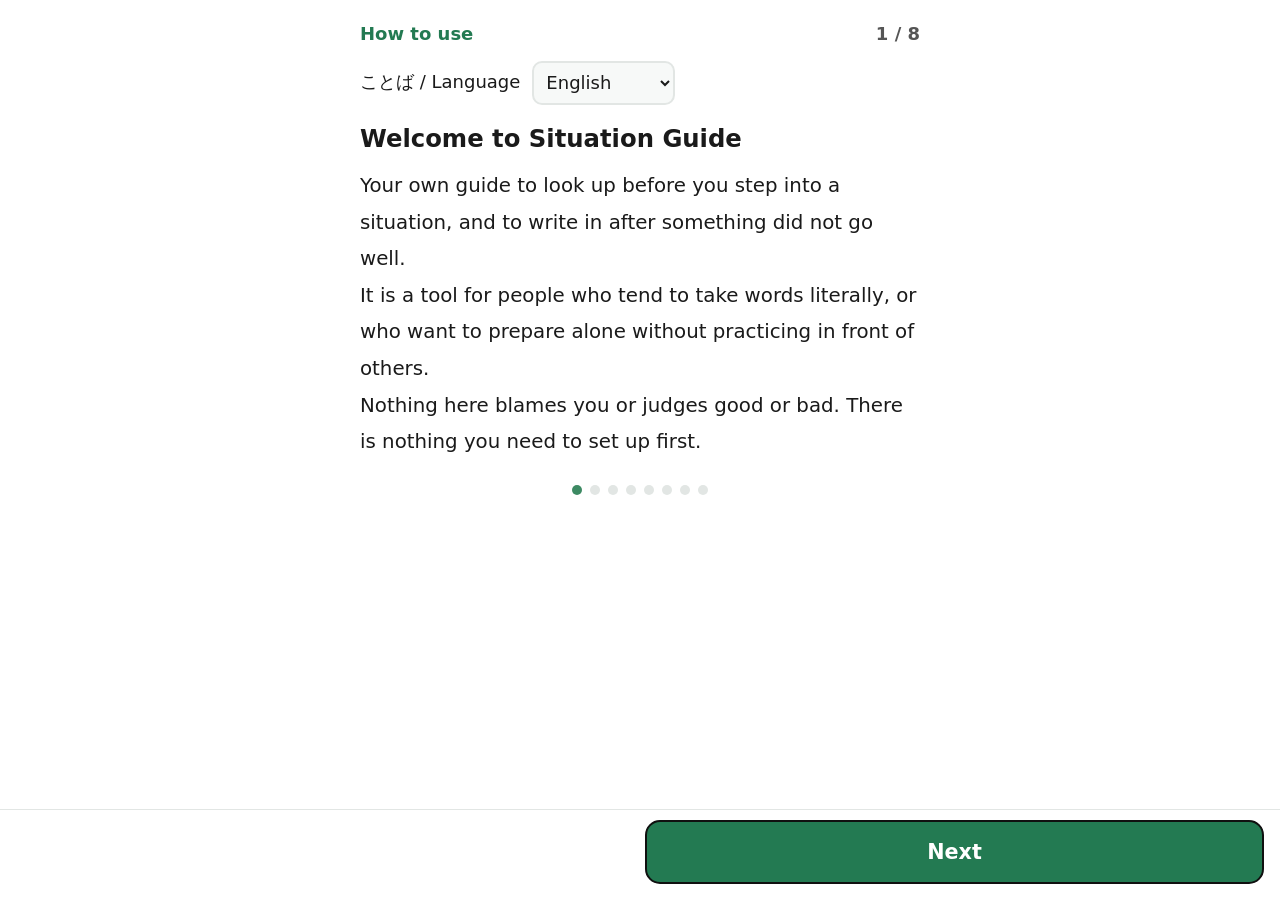
<file: index.html>
<!DOCTYPE html>
<html lang="ja">
<head>
<meta charset="UTF-8">
<meta name="viewport" content="width=device-width, initial-scale=1, viewport-fit=cover">
<meta name="theme-color" content="#2e9e6b">
<title>場面の手引き・そよぎ</title>
<meta name="description" content="暗黙の言い方の辞典・場面ごとの自分用の台本・失敗と次に試すこと・いま電話のメモ。端末内のみ・オフライン・登録なし。">
<link rel="manifest" href="manifest.json">
<link rel="icon" href="icons/icon-192.png">
<link rel="apple-touch-icon" href="icons/icon-192.png">
<link rel="stylesheet" href="style.css">
</head>
<body class="fs0">
<header id="hd">
  <div id="hd-title">場面の手引き・そよぎ</div>
  <div id="hd-right">
    <div id="lang-wrap">
      <span class="lang-label">Language</span>
      <select id="set-lang" aria-label="Language 言語">
        <option value="ja">日本語</option>
        <option value="en">English</option>
        <option value="de">Deutsch</option>
        <option value="fr">Français</option>
        <option value="es">Español</option>
        <option value="it">Italiano</option>
        <option value="pt">Português</option>
        <option value="nl">Nederlands</option>
        <option value="sv">Svenska</option>
        <option value="ko">한국어</option>
        <option value="zh">简体中文</option>
        <option value="ar">العربية</option>
      </select>
    </div>
  </div>
</header>

<main id="main">

  <!-- ホーム(screens/home.js が描く) -->
  <section id="scr-home" class="screen" data-scr="home"></section>

  <!-- ばめんを えらぶ(入口) → じてん / だいほん / 言う前の てんけん(ナビには置かず、ばめん画面から行く) -->
  <section id="scr-bamen" class="screen hidden" data-scr="bamen"></section>
  <section id="scr-dict" class="screen hidden" data-scr="dict"></section>
  <section id="scr-script" class="screen hidden" data-scr="script"></section>
  <section id="scr-precheck" class="screen hidden" data-scr="precheck"></section>
  <!-- あとで 書く(失敗と つぎ) / いま電話 -->
  <section id="scr-after" class="screen hidden" data-scr="after"></section>
  <section id="scr-call" class="screen hidden" data-scr="call"></section>

  <!-- せってい(共通シェル。文言は app.js の I18N_MAP が入れる) -->
  <section id="scr-set" class="screen hidden" data-scr="set">
    <h2 id="set-h-normal" class="sec-h"></h2>
    <div class="set-row"><span id="lbl-fs"></span><button id="btn-fs" class="set-btn"></button></div>
    <div class="set-row"><span id="lbl-theme"></span><button id="btn-theme" class="set-btn"></button></div>
    <div class="set-row"><span id="lbl-bgm"></span><button id="btn-bgm" class="set-btn"></button></div>
    <div class="set-row"><span id="lbl-sound"></span><button id="btn-sound" class="set-btn"></button></div>

    <!-- BUILDER: アプリ固有の設定行はここに足す(id は set-app-* で) -->
    <div id="set-app-rows"></div>

    <!-- はじめての つかいかた を もう一度(app.js openGuide・GUIDE_AGAIN=false なら隠す) -->
    <div id="set-guide-row" class="set-row"><span id="lbl-guide"></span><button id="btn-guide" class="set-btn"></button></div>

    <h2 id="set-h-backup" class="sec-h"></h2>
    <p id="bk-hint" class="hint"></p>
    <div class="bk-row">
      <button id="bk-export" class="set-btn"></button>
      <button id="bk-import" class="set-btn"></button>
    </div>
    <input id="bk-file" type="file" accept="application/json,.json" class="hidden">

    <p id="set-note" class="hint"></p>
    <p class="credit"><a id="link-privacy" href="privacy.html"></a></p>
    <p class="credit"><a id="about-credit" href="https://soudansoyogi.com/" target="_blank" rel="noopener"></a></p>
    <p id="about-ver" class="credit"></p>
  </section>

</main>

<nav id="navbar">
  <button id="nav-home" class="nav-btn active" data-scr="home"></button>
  <button id="nav-bamen" class="nav-btn" data-scr="bamen"></button>
  <button id="nav-after" class="nav-btn" data-scr="after"></button>
  <button id="nav-call" class="nav-btn" data-scr="call"></button>
  <button id="nav-set" class="nav-btn" data-scr="set"></button>
</nav>

<div id="toast" class="toast" role="status" aria-live="polite"></div>

<script src="audio.js"></script>
<script src="tap.js"></script>
<script src="i18n.js"></script>
<script src="photo.js"></script>
<script src="data/dict.ja.js"></script>
<script src="screens/router.js"></script>
<script src="screens/parts.js"></script>
<script src="screens/home.js"></script>
<script src="screens/bamen.js"></script>
<script src="screens/dict.js"></script>
<script src="screens/script.js"></script>
<script src="screens/precheck.js"></script>
<script src="screens/after.js"></script>
<script src="screens/call.js"></script>
<script src="app.js"></script>
</body>
</html>
</file>
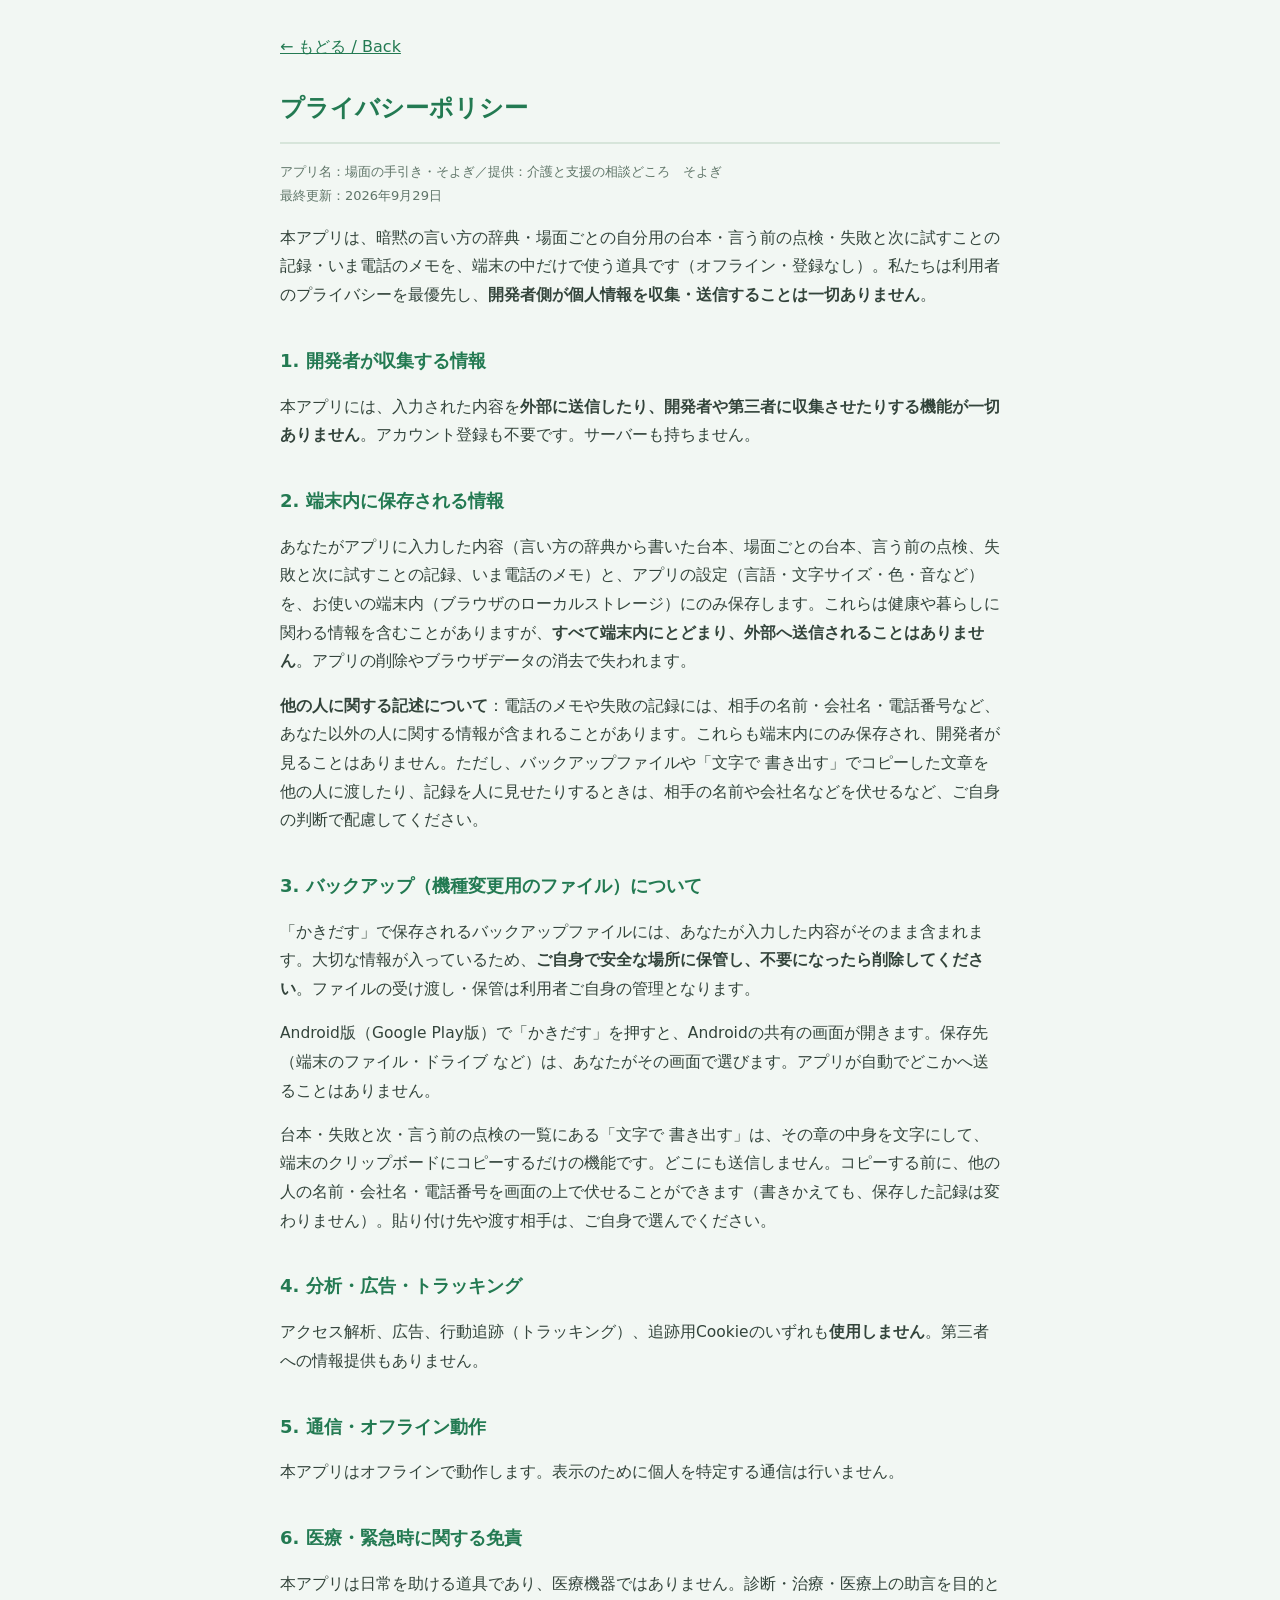
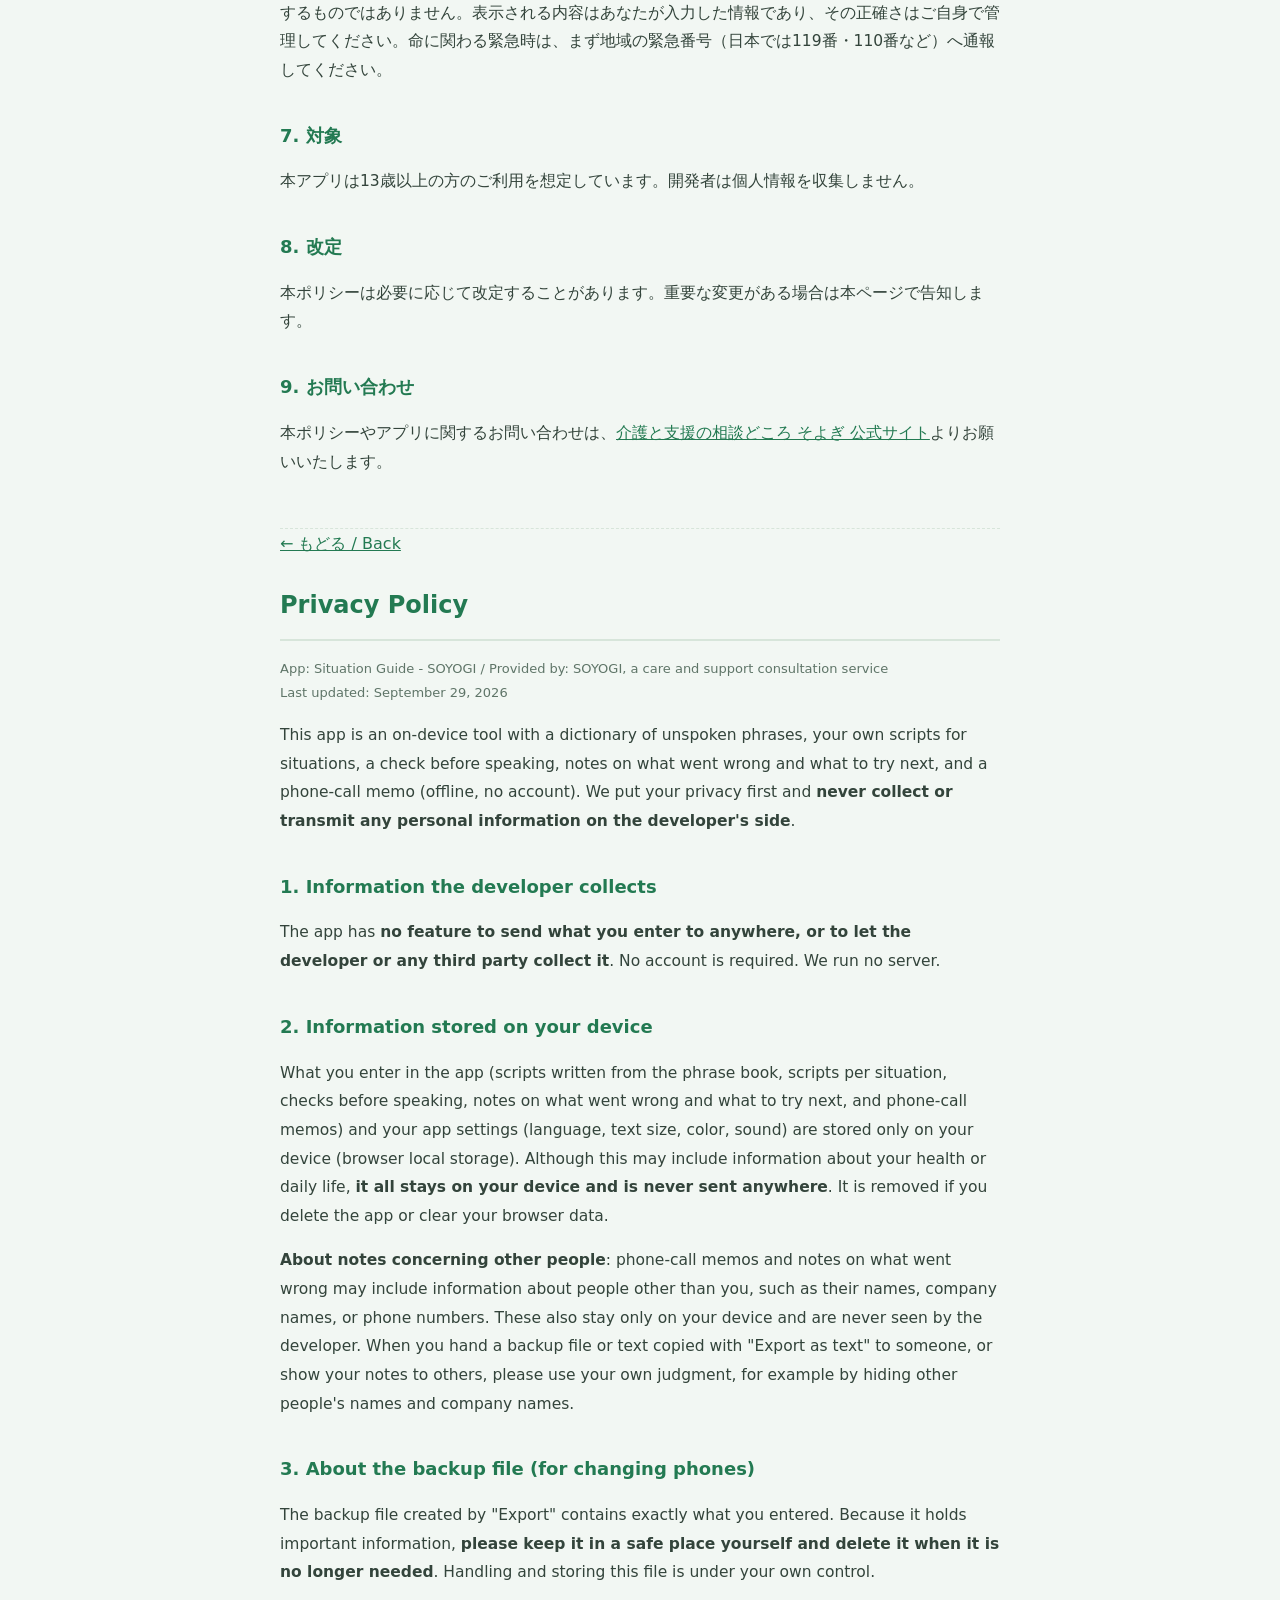
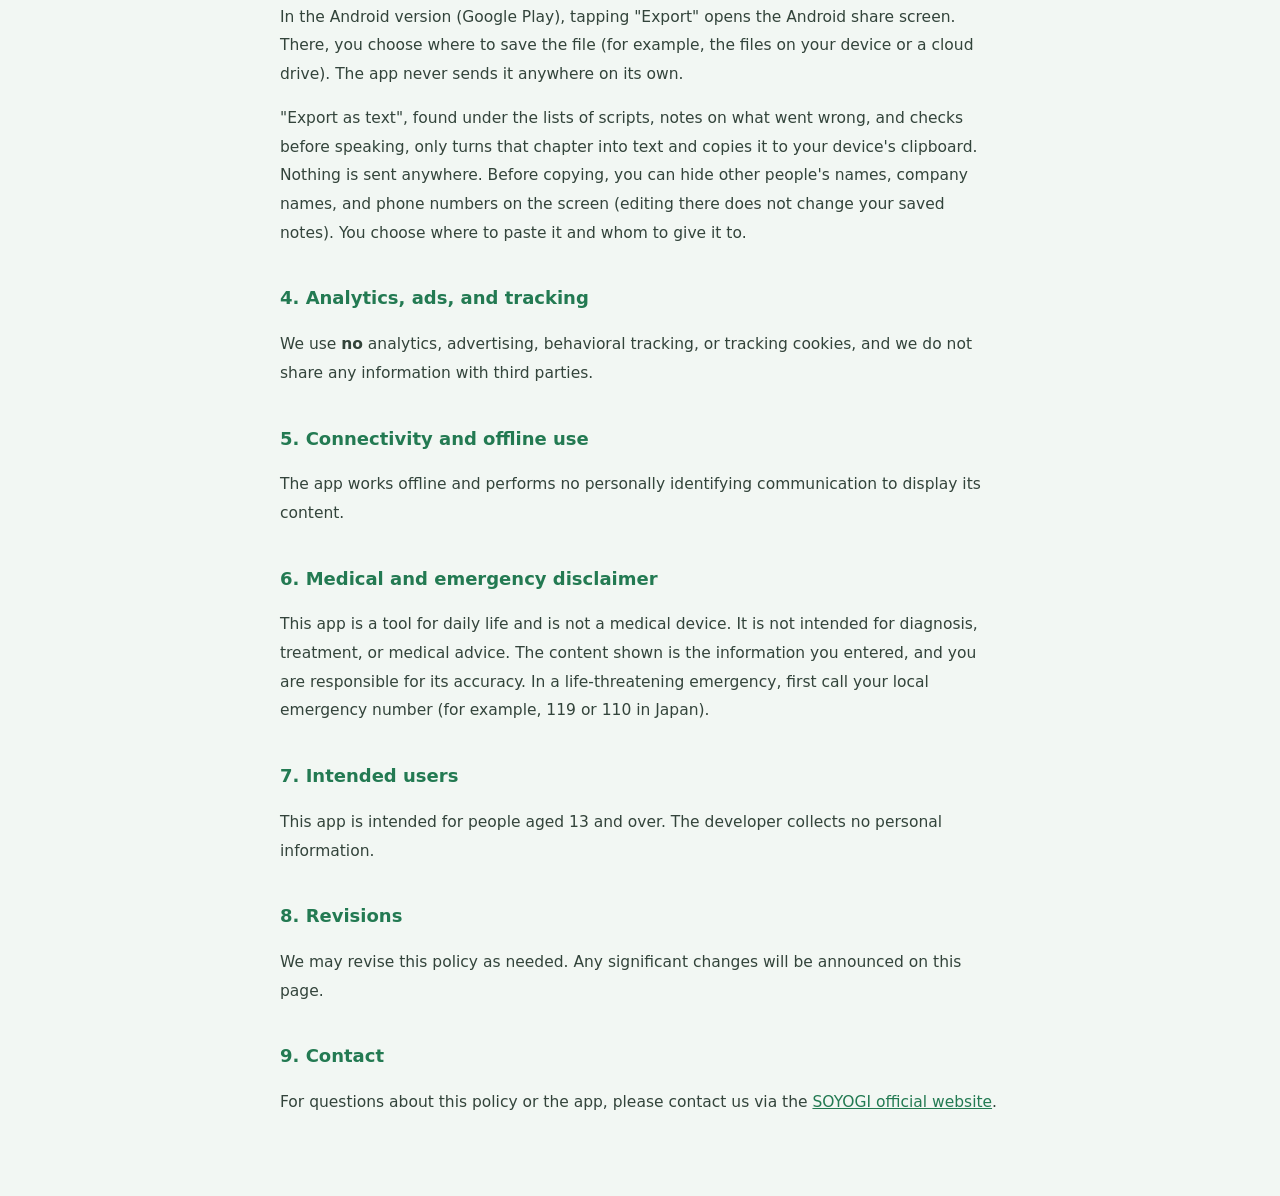
<file: privacy.html>
<!DOCTYPE html>
<html lang="ja">
<head>
<meta charset="UTF-8">
<meta name="viewport" content="width=device-width, initial-scale=1.0">
<meta name="theme-color" content="#2e9e6b">
<title>プライバシーポリシー｜場面の手引き・そよぎ</title>
<style>
  :root{ --brand:#237a52; --ink:#33443b; --soft:#5f7568; --line:#d7e5da; --bg:#f2f7f3; }
  *{box-sizing:border-box;}
  body{ margin:0; background:var(--bg); color:var(--ink); font-family:"Hiragino Kaku Gothic ProN","Yu Gothic UI","Noto Sans JP","Segoe UI",system-ui,sans-serif; line-height:1.85; }
  main{ max-width:760px; margin:0 auto; padding:32px 20px 64px; }
  h1{ font-size:24px; color:var(--brand); border-bottom:2px solid var(--line); padding-bottom:12px; }
  h2{ font-size:18px; color:var(--brand); margin-top:34px; }
  p,li{ font-size:15.5px; }
  ul{ padding-left:22px; }
  .meta{ color:var(--soft); font-size:13px; }
  .back{ display:inline-block; margin-bottom:8px; color:var(--brand); }
  .lang-sep{ margin:52px 0 0; border:0; border-top:1px dashed var(--line); }
  a{ color:var(--brand); }
</style>
</head>
<body>
<main>
  <a class="back" href="./">← もどる / Back</a>
  <h1>プライバシーポリシー</h1>
  <p class="meta">アプリ名：場面の手引き・そよぎ／提供：介護と支援の相談どころ　そよぎ<br>最終更新：2026年9月29日</p>

  <p>本アプリは、暗黙の言い方の辞典・場面ごとの自分用の台本・言う前の点検・失敗と次に試すことの記録・いま電話のメモを、端末の中だけで使う道具です（オフライン・登録なし）。私たちは利用者のプライバシーを最優先し、<strong>開発者側が個人情報を収集・送信することは一切ありません</strong>。</p>

  <h2>1. 開発者が収集する情報</h2>
  <p>本アプリには、入力された内容を<strong>外部に送信したり、開発者や第三者に収集させたりする機能が一切ありません</strong>。アカウント登録も不要です。サーバーも持ちません。</p>

  <h2>2. 端末内に保存される情報</h2>
  <!-- BUILDER: このアプリが端末内に保存する情報を具体的に書く(例: 登録した手順・写真・記録・設定) -->
  <p>あなたがアプリに入力した内容（言い方の辞典から書いた台本、場面ごとの台本、言う前の点検、失敗と次に試すことの記録、いま電話のメモ）と、アプリの設定（言語・文字サイズ・色・音など）を、お使いの端末内（ブラウザのローカルストレージ）にのみ保存します。これらは健康や暮らしに関わる情報を含むことがありますが、<strong>すべて端末内にとどまり、外部へ送信されることはありません</strong>。アプリの削除やブラウザデータの消去で失われます。</p>
  <p><strong>他の人に関する記述について</strong>：電話のメモや失敗の記録には、相手の名前・会社名・電話番号など、あなた以外の人に関する情報が含まれることがあります。これらも端末内にのみ保存され、開発者が見ることはありません。ただし、バックアップファイルや「文字で 書き出す」でコピーした文章を他の人に渡したり、記録を人に見せたりするときは、相手の名前や会社名などを伏せるなど、ご自身の判断で配慮してください。</p>

  <h2>3. バックアップ（機種変更用のファイル）について</h2>
  <p>「かきだす」で保存されるバックアップファイルには、あなたが入力した内容がそのまま含まれます。大切な情報が入っているため、<strong>ご自身で安全な場所に保管し、不要になったら削除してください</strong>。ファイルの受け渡し・保管は利用者ご自身の管理となります。</p>
  <p>Android版（Google Play版）で「かきだす」を押すと、Androidの共有の画面が開きます。保存先（端末のファイル・ドライブ など）は、あなたがその画面で選びます。アプリが自動でどこかへ送ることはありません。</p>
  <p>台本・失敗と次・言う前の点検の一覧にある「文字で 書き出す」は、その章の中身を文字にして、端末のクリップボードにコピーするだけの機能です。どこにも送信しません。コピーする前に、他の人の名前・会社名・電話番号を画面の上で伏せることができます（書きかえても、保存した記録は変わりません）。貼り付け先や渡す相手は、ご自身で選んでください。</p>

  <h2>4. 分析・広告・トラッキング</h2>
  <p>アクセス解析、広告、行動追跡（トラッキング）、追跡用Cookieのいずれも<strong>使用しません</strong>。第三者への情報提供もありません。</p>

  <h2>5. 通信・オフライン動作</h2>
  <p>本アプリはオフラインで動作します。表示のために個人を特定する通信は行いません。</p>

  <h2>6. 医療・緊急時に関する免責</h2>
  <p>本アプリは日常を助ける道具であり、医療機器ではありません。診断・治療・医療上の助言を目的とするものではありません。表示される内容はあなたが入力した情報であり、その正確さはご自身で管理してください。命に関わる緊急時は、まず地域の緊急番号（日本では119番・110番など）へ通報してください。</p>

  <h2>7. 対象</h2>
  <p>本アプリは13歳以上の方のご利用を想定しています。開発者は個人情報を収集しません。</p>

  <h2>8. 改定</h2>
  <p>本ポリシーは必要に応じて改定することがあります。重要な変更がある場合は本ページで告知します。</p>

  <h2>9. お問い合わせ</h2>
  <p>本ポリシーやアプリに関するお問い合わせは、<a href="https://soudansoyogi.com/" target="_blank" rel="noopener noreferrer">介護と支援の相談どころ そよぎ 公式サイト</a>よりお願いいたします。</p>

  <hr class="lang-sep">

  <a class="back" href="./">← もどる / Back</a>
  <h1>Privacy Policy</h1>
  <p class="meta">App: Situation Guide - SOYOGI / Provided by: SOYOGI, a care and support consultation service<br>Last updated: September 29, 2026</p>

  <p>This app is an on-device tool with a dictionary of unspoken phrases, your own scripts for situations, a check before speaking, notes on what went wrong and what to try next, and a phone-call memo (offline, no account). We put your privacy first and <strong>never collect or transmit any personal information on the developer's side</strong>.</p>

  <h2>1. Information the developer collects</h2>
  <p>The app has <strong>no feature to send what you enter to anywhere, or to let the developer or any third party collect it</strong>. No account is required. We run no server.</p>

  <h2>2. Information stored on your device</h2>
  <!-- BUILDER: list concretely what this app stores on the device -->
  <p>What you enter in the app (scripts written from the phrase book, scripts per situation, checks before speaking, notes on what went wrong and what to try next, and phone-call memos) and your app settings (language, text size, color, sound) are stored only on your device (browser local storage). Although this may include information about your health or daily life, <strong>it all stays on your device and is never sent anywhere</strong>. It is removed if you delete the app or clear your browser data.</p>
  <p><strong>About notes concerning other people</strong>: phone-call memos and notes on what went wrong may include information about people other than you, such as their names, company names, or phone numbers. These also stay only on your device and are never seen by the developer. When you hand a backup file or text copied with "Export as text" to someone, or show your notes to others, please use your own judgment, for example by hiding other people's names and company names.</p>

  <h2>3. About the backup file (for changing phones)</h2>
  <p>The backup file created by "Export" contains exactly what you entered. Because it holds important information, <strong>please keep it in a safe place yourself and delete it when it is no longer needed</strong>. Handling and storing this file is under your own control.</p>
  <p>In the Android version (Google Play), tapping "Export" opens the Android share screen. There, you choose where to save the file (for example, the files on your device or a cloud drive). The app never sends it anywhere on its own.</p>
  <p>"Export as text", found under the lists of scripts, notes on what went wrong, and checks before speaking, only turns that chapter into text and copies it to your device's clipboard. Nothing is sent anywhere. Before copying, you can hide other people's names, company names, and phone numbers on the screen (editing there does not change your saved notes). You choose where to paste it and whom to give it to.</p>

  <h2>4. Analytics, ads, and tracking</h2>
  <p>We use <strong>no</strong> analytics, advertising, behavioral tracking, or tracking cookies, and we do not share any information with third parties.</p>

  <h2>5. Connectivity and offline use</h2>
  <p>The app works offline and performs no personally identifying communication to display its content.</p>

  <h2>6. Medical and emergency disclaimer</h2>
  <p>This app is a tool for daily life and is not a medical device. It is not intended for diagnosis, treatment, or medical advice. The content shown is the information you entered, and you are responsible for its accuracy. In a life-threatening emergency, first call your local emergency number (for example, 119 or 110 in Japan).</p>

  <h2>7. Intended users</h2>
  <p>This app is intended for people aged 13 and over. The developer collects no personal information.</p>

  <h2>8. Revisions</h2>
  <p>We may revise this policy as needed. Any significant changes will be announced on this page.</p>

  <h2>9. Contact</h2>
  <p>For questions about this policy or the app, please contact us via the <a href="https://soudansoyogi.com/" target="_blank" rel="noopener noreferrer">SOYOGI official website</a>.</p>
</main>
</body>
</html>
</file>
<file: style.css>
/* 場面の手引き・そよぎ スタイル(そよぎアプリ・キット v1)
   ・そよぎブランド4色(明るい緑/水色/白/黒) = 4テーマ(body data-theme)
   ・シェルは縦フレックス(ヘッダー=上固定 / #main=スクロール / ナビ=下固定)。100dvh・特大文字でも下端まで届く
   ・大人の尊厳を保つ落ち着いたトーン。機能色のみ。でか文字・大ボタン(44px以上)・.pressing の沈み込み(tap.js連動)
   ・targetSdk36(エッジtoエッジ)のため上下左右に env(safe-area-inset-*)。画面の上下端に余白を持つ */
:root{
  --brand:#2e9e6b;
  --bg:#f2f7f3;
  --ink:#1a1a1a;
  --card:#ffffff;
  --line:#d7e5da;
  --sub:#555;
  --alert:#d43f3f;
  --ok:#2e9e6b;
}
body[data-theme="aqua"]{ --brand:#2b8fb5; --bg:#eff7fa; --line:#cfe5ee; }
body[data-theme="white"]{ --brand:#3d8a63; --bg:#ffffff; --card:#f7f9f8; --line:#e2e6e4; }
body[data-theme="dark"]{
  --brand:#43c08a; --bg:#191d1b; --card:#242a27; --ink:#f2f2f2; --line:#3a423e; --sub:#b5bdb8;
}

*{ box-sizing:border-box; -webkit-tap-highlight-color:transparent; }
html,body{ margin:0; }
body{
  font-family:"Hiragino Sans","Yu Gothic UI","Noto Sans JP",system-ui,sans-serif;
  background:var(--bg); color:var(--ink);
  line-height:1.6;
  height:100vh; height:100dvh;
  display:flex; flex-direction:column;
  overflow:hidden;
  -webkit-touch-callout:none;
}
body.fs0{ font-size:18px; }
body.fs1{ font-size:21px; }
body.fs2{ font-size:25px; }

/* ======== ヘッダー(chromeは固定19px=fs2でも肥大させない) ======== */
header#hd{
  background:var(--brand); color:#fff;
  padding:calc(20px + env(safe-area-inset-top)) max(16px, env(safe-area-inset-right)) 12px max(16px, env(safe-area-inset-left));
  font-weight:700; font-size:19px;
  display:flex; align-items:center; justify-content:space-between; gap:14px;
  flex-shrink:0; overflow:hidden;
  min-height:calc(80px + env(safe-area-inset-top));
}
#hd-title{ flex:1; min-width:2.5em; overflow:hidden; text-overflow:ellipsis; white-space:nowrap; }
#hd-right{ display:flex; align-items:flex-end; gap:14px; flex-shrink:0; }
#lang-wrap{ display:flex; flex-direction:column; align-items:center; gap:3px; flex-shrink:0; }
.lang-label{ font-size:.55em; font-weight:700; color:#fff; line-height:1; letter-spacing:.02em; }
#hd #set-lang{
  min-height:44px; font-size:.95em; font-family:inherit;
  border:none; border-radius:8px; padding:2px 6px;
  background:#fff; color:#1a1a1a;
}
.hd-btn{
  min-height:44px; min-width:44px; padding:0 10px;
  border:none; border-radius:8px; background:rgba(255,255,255,.22); color:#fff;
  font-size:1em; font-family:inherit; font-weight:700;
}

/* ======== 本文(ここだけスクロール) ======== */
#main{
  flex:1 1 auto; min-height:0; overflow-y:auto;
  -webkit-overflow-scrolling:touch;
  width:100%; max-width:680px; margin:0 auto;
  padding:16px max(16px, env(safe-area-inset-right)) 24px max(16px, env(safe-area-inset-left));
}
.screen.hidden, .hidden, [hidden]{ display:none !important; }
.scr-title{ font-size:1.3em; margin:0 0 10px; }
.sec-h{ font-size:1.05em; margin:24px 0 8px; }
.hint{ color:var(--sub); font-size:.92em; }
.note{
  background:var(--card); border:1.5px solid var(--brand); border-radius:10px;
  padding:10px 12px; color:var(--ink); font-size:.95em; margin:0 0 10px;
}
.tagline{ font-weight:700; margin:4px 0 14px; }

/* ======== 共通部品 ======== */
.big-btn{
  display:flex; align-items:center; gap:16px; width:100%; font-size:1em;
  min-height:76px; padding:14px 20px; margin:0 0 14px;
  border:2px solid var(--brand); background:var(--card); color:var(--ink);
  border-radius:18px; font-family:inherit; text-align:left;
}
.big-btn .ico{ font-size:1.9em; line-height:1; flex:none; width:1.5em; text-align:center; }
.big-btn .lbl{ font-size:1.2em; font-weight:700; }
.big-btn.primary{ background:var(--brand); color:#fff; }
.big-btn.alert{ border-color:var(--alert); }
.big-btn.huge{ min-height:40vh; min-height:40dvh; justify-content:center; text-align:center; font-size:1.3em; }
.grid2{ display:grid; grid-template-columns:1fr 1fr; gap:12px; }
.grid2 .big-btn{ flex-direction:column; justify-content:center; text-align:center; margin:0; min-height:120px; }
.card{
  background:var(--card); border:2px solid var(--line); border-radius:16px;
  padding:12px 14px; margin:0 0 12px;
}
.card.tappable{ border-color:var(--brand); }
/* 目立たせるだけのカード(押せない・2026-10-30): 枠は ふつうの線のまま、はじめの辺だけ太い緑(ボタンの緑の枠と見分ける) */
.card.em{ border-inline-start:6px solid var(--brand); }
.row{ display:flex; align-items:center; gap:10px; }
.row.between{ justify-content:space-between; }
.btn{
  min-height:52px; min-width:52px; padding:0 18px;
  display:inline-flex; align-items:center; justify-content:center; gap:8px;
  border:2px solid var(--line); background:var(--card); color:var(--ink);
  border-radius:14px; font-family:inherit; font-size:1em; font-weight:700;
}
.btn.primary{ border-color:var(--brand); background:var(--brand); color:#fff; }
.btn.danger{ border-color:#cc3b30; color:#cc3b30; }
body[data-theme="dark"] .btn.danger{ border-color:#ef9a9a; color:#ef9a9a; }
.btn.wide{ width:100%; }
.btn-row{ display:flex; gap:10px; flex-wrap:wrap; margin:10px 0; }
.btn-row .btn{ flex:1; }
.field{ margin:12px 0; }
.field label{ display:block; font-weight:700; margin:0 0 4px; }
.field input[type="text"], .field input[type="number"], .field input[type="date"], .field input[type="time"], .field textarea, .field select{
  width:100%; font-size:1em; font-family:inherit;
  padding:10px; border:2px solid var(--line); border-radius:10px;
  background:var(--card); color:var(--ink);
}
.field textarea{ resize:vertical; min-height:2.6em; }
.list{ margin:0; padding:0; list-style:none; }
.list li{
  background:var(--card); border:2px solid var(--line); border-radius:12px;
  padding:10px 12px; margin:0 0 8px; min-height:52px;
  display:flex; align-items:center; gap:10px;
}
.list li .grow{ flex:1; min-width:0; overflow-wrap:anywhere; }
.chips{ display:flex; flex-wrap:wrap; gap:8px; }
.chip{
  min-height:44px; padding:6px 14px; border-radius:999px;
  border:2px solid var(--line); background:var(--card); color:var(--ink);
  font-family:inherit; font-size:.95em; font-weight:700;
}
.chip.on{ border-color:var(--brand); background:var(--brand); color:#fff; }
.empty{ color:var(--sub); text-align:center; padding:20px 8px; }
.photo-thumb{ width:64px; height:64px; object-fit:cover; border-radius:10px; background:var(--bg); flex:none; }
.photo-big{ width:100%; max-width:min(90vw,420px); aspect-ratio:1/1; object-fit:contain; border-radius:16px; background:var(--card); border:2px solid var(--line); display:block; margin:0 auto; }

/* ======== でか文字・見せる(全画面) ======== */
.ov{
  position:fixed; inset:0; z-index:300; background:var(--bg); color:var(--ink);
  overflow-y:auto; -webkit-overflow-scrolling:touch;
  padding:calc(20px + env(safe-area-inset-top)) max(16px, env(safe-area-inset-right))
          calc(96px + env(safe-area-inset-bottom)) max(16px, env(safe-area-inset-left));
}
.ov.show-white{ background:#fff; color:#1a1a1a; }
.ov.show-black{ background:#000; color:#fff; }
.ov-close{
  position:fixed; min-height:64px; z-index:301;
  bottom:calc(16px + env(safe-area-inset-bottom));
  left:max(16px, env(safe-area-inset-left)); right:max(16px, env(safe-area-inset-right));
  background:var(--brand); color:#fff; border:none; border-radius:12px;
  font-size:1.2em; font-weight:700; font-family:inherit;
}
.show-head{ font-size:1.3em; font-weight:800; border:3px solid var(--brand); border-radius:12px; padding:12px; text-align:center; }
.show-block{ margin-top:18px; }
.show-label{ font-size:.9em; color:var(--sub); font-weight:700; }
.show-value{ font-size:1.9em; font-weight:800; line-height:1.35; background:var(--card); border-radius:10px; padding:10px 12px; overflow-wrap:anywhere; }
.step-text{ font-size:2em; font-weight:800; line-height:1.4; text-align:center; margin:12vh 0 24px; overflow-wrap:anywhere; }
.call-btn{
  display:block; margin-top:10px; min-height:64px; line-height:64px;
  background:#2e9e6b; color:#fff; text-align:center;
  font-size:1.3em; font-weight:800; border-radius:12px; text-decoration:none;
}

/* ======== せってい ======== */
.set-row{
  display:flex; justify-content:space-between; align-items:center;
  min-height:56px; gap:12px; border-bottom:1px solid var(--line);
}
.set-btn{
  min-width:120px; min-height:48px; font-size:1em; font-family:inherit;
  border:2px solid var(--brand); background:var(--card); color:var(--ink);
  border-radius:10px;
}
select{ min-height:48px; font-size:1em; font-family:inherit; }
.bk-row{ display:flex; gap:12px; }
.bk-row .set-btn{ flex:1; }
input[type="file"].hidden{ display:none; }
.credit{ color:var(--sub); margin-top:20px; text-align:center; }
.credit a{ color:var(--brand); text-decoration:underline; display:inline-block; padding:8px 4px; }

/* ======== ナビ(下固定・最大6) ======== */
#navbar{
  flex-shrink:0; display:flex;
  background:var(--card); border-top:2px solid var(--line);
  padding-bottom:max(6px, env(safe-area-inset-bottom));
  padding-left:env(safe-area-inset-left); padding-right:env(safe-area-inset-right);
}
.nav-btn{
  flex:1; min-height:64px; min-width:44px; border:none; background:none;
  font-size:clamp(12px, 3.6vw, 16px); line-height:1.25; word-break:keep-all; font-weight:700; font-family:inherit; color:var(--sub);
  border-top:4px solid transparent; padding:4px 2px;
}
.nav-btn.active{ color:var(--brand); border-top-color:var(--brand); }
.nav-btn.hidden{ display:none; }

/* tap.js の押下フィードバック */
.pressing{ transform:scale(.97); filter:brightness(.92); }

/* アプリの中の確かめの窓(app.js askBox・Play版だけ・2026-09-29)。重ねた画面・写真の切りとりより上、トーストより下 */
.ov.ask-ov{
  z-index:360; background:rgba(0,0,0,.55); display:flex; align-items:center; justify-content:center;
  padding:calc(16px + env(safe-area-inset-top)) max(16px, env(safe-area-inset-right))
          calc(16px + env(safe-area-inset-bottom)) max(16px, env(safe-area-inset-left));
}
.ask-box{ background:var(--card); color:var(--ink); border:2px solid var(--line); border-radius:16px; padding:20px 16px 16px; width:min(100%, 460px); max-height:100%; overflow-y:auto; }
.ask-msg{ font-size:1.15em; font-weight:700; line-height:1.55; margin:0 0 18px; word-break:keep-all; overflow-wrap:anywhere; white-space:pre-wrap; }   /* 分かち書きの空白で折る(語の途中で切らない) */
.ask-row{ display:flex; flex-wrap:wrap; gap:10px; }
.ask-row .btn{ flex:1 1 7em; min-height:56px; font-size:1.1em; }

/* トースト */
.toast{
  position:fixed; bottom:calc(96px + env(safe-area-inset-bottom)); left:50%; transform:translateX(-50%);
  background:#333; color:#fff; padding:10px 18px; border-radius:999px;
  opacity:0; transition:opacity .25s; pointer-events:none; z-index:400; max-width:88%; width:max-content;
}
.toast.show{ opacity:1; }

/* ======== 場面の手引き 固有(シェルの変更点として README に記載) ======== */
.big-btn .txt{ display:flex; flex-direction:column; min-width:0; }
.big-btn .sub{ font-size:.85em; font-weight:400; color:var(--sub); }
.big-btn.primary .sub{ color:rgba(255,255,255,.85); }
.pre{ white-space:pre-wrap; }
.dict-word{ font-weight:700; font-size:1.05em; overflow-wrap:anywhere; }
.dict-head{ font-size:1.5em; margin:8px 0; }
.dict-text{ margin:4px 0 0; font-size:1.05em; }
.dict-maybe{ margin:4px 0 0; padding-left:1.2em; }
.dict-maybe li{ margin:0 0 4px; }
.pre-answer{ font-size:1.25em; font-weight:700; line-height:1.4; background:var(--card); border-radius:10px; padding:10px 12px; overflow-wrap:anywhere; }
.field input.call-input{ font-size:1.35em; font-weight:700; letter-spacing:.04em; }
/* 右から左(ar)でも大ボタンの文字は行の始まりにそろえる */
.big-btn{ text-align:start; }
/* 一覧: ＋ボタン・場面タグ・項目の間をあける / 長い題は3行で切る(開けば全文) */
.chips{ margin:10px 0 12px; }
.list .dict-word{ display:-webkit-box; -webkit-box-orient:vertical; -webkit-line-clamp:3; line-clamp:3; overflow:hidden; }
.list .grow .hint{ display:-webkit-box; -webkit-box-orient:vertical; -webkit-line-clamp:2; line-clamp:2; overflow:hidden; }
/* 章の書き出し(全画面) */
.exp-btn{ margin-top:6px; }
.ov .note{ margin:12px 0; }
.exp-text{
  display:block; width:100%; min-height:12em; margin:0 0 12px; resize:vertical;
  font-size:1em; font-family:inherit; line-height:1.5; padding:10px;
  border:2px solid var(--line); border-radius:10px; background:var(--card); color:var(--ink);
}
/* くろ: 明るい緑の上の白い字は読みにくい(2.3:1)ので、緑の上の字だけ濃い色にする(約7:1。ブランド色そのものは変えない) */
body[data-theme="dark"] header#hd,
body[data-theme="dark"] .lang-label,
body[data-theme="dark"] .btn.primary,
body[data-theme="dark"] .chip.on,
body[data-theme="dark"] .big-btn.primary,
body[data-theme="dark"] .big-btn.primary .sub,
body[data-theme="dark"] .ov-close{ color:#10261b; }
/* 文字用の緑(--brand-ink・2026-09-29 点検 tebiki-18): 明るい3テーマでは、白い字を載せる緑の地(ヘッダー・主ボタン・えらんだタグ・とじる)と、
   緑を文字色に使う所(下ナビの選択中・リンク)だけ濃い緑にする(白い字と 5.3:1 / みずいろ 5.6:1)。
   枠・線・飾りは --brand のまま(塗りつぶしのボタンの縁は地と同じ色にして、明るい緑の輪を出さない)。
   くろ は --brand のまま(緑の地の上の字を濃い色にしているので、上の規則がそのまま効く) */
:root{ --brand-ink:#237a52; }
body[data-theme="aqua"]{ --brand-ink:#1f6f8f; }
body[data-theme="white"]{ --brand-ink:#237a52; }
body[data-theme="dark"]{ --brand-ink:var(--brand); }
header#hd{ background:var(--brand-ink); }
.big-btn.primary, .btn.primary, .chip.on{ background:var(--brand-ink); border-color:var(--brand-ink); }
.ov-close{ background:var(--brand-ink); }
.nav-btn.active{ color:var(--brand-ink); }
.credit a{ color:var(--brand-ink); }
/* 大ボタンの小さな説明: 白を少し抑えるのは残し、濃い緑の上で 4.5:1 を超える濃さに(.85 → .92) */
.big-btn.primary .sub{ color:rgba(255,255,255,.92); }
/* 入力欄の例文(placeholder): ブラウザ既定の灰色は しろ で 4.4:1・くろ で 3.2:1 なので、補足の文字と同じ色にする */
.field input::placeholder, .field textarea::placeholder{ color:var(--sub); opacity:1; }

/* ======== 写真の取り込みとトリミング(photo.js) ======== */
.photo-ov{
  position:fixed; inset:0; z-index:350; background:var(--bg); color:var(--ink);
  display:flex; flex-direction:column; align-items:center; overflow-y:auto;
  padding:calc(20px + env(safe-area-inset-top)) 16px calc(24px + env(safe-area-inset-bottom));
}
.photo-ov-title{ font-size:1.18em; font-weight:700; margin:0 0 6px; text-align:center; }
.photo-ov-hint{ color:var(--sub); font-size:.92em; text-align:center; margin:0 0 14px; max-width:22em; }
.photo-crop-canvas{
  width:min(80vw,300px); height:min(80vw,300px); max-width:300px; max-height:300px;
  border-radius:12px; border:2px solid var(--brand); background:#000; touch-action:none; display:block;
}
.photo-dpad{ display:grid; grid-template-columns:repeat(3,52px); grid-template-rows:repeat(3,52px); gap:6px; margin:14px 0 6px; justify-content:center; }
.photo-nudge{ min-width:52px; min-height:52px; border:2px solid var(--line); background:var(--card); color:var(--ink); border-radius:12px; font-size:1.2em; font-family:inherit; }
.photo-nudge.spacer{ border:none; background:none; }
.photo-zoom-row{ display:flex; align-items:center; gap:10px; width:100%; max-width:340px; margin:8px 0 2px; }
.photo-zoom-row input[type="range"]{ flex:1; min-height:44px; accent-color:var(--brand); }
.photo-row{ display:flex; gap:12px; justify-content:center; flex-wrap:wrap; width:100%; max-width:420px; margin-top:12px; }
.photo-file{ display:none; }

/* はじめての つかいかた(app.js openGuide・2026-09-30)。🔴この節はファイルの最後に置く(patch_guide.js がここから最後までを写す)。
   ほかの重ねた画面より上・確かめの窓より下。ボタンは下に固定した帯(地の色つき=長いページでも本文が透けない) */
.ov.guide-ov{ z-index:350; padding-bottom:calc(128px + env(safe-area-inset-bottom)); }
.guide-box{ width:min(100%, 560px); margin:0 auto; }
.guide-top{ display:flex; justify-content:space-between; align-items:baseline; gap:12px; }
.guide-title{ margin:0; font-weight:800; color:var(--brand-ink, var(--brand)); }
.guide-step{ margin:0; color:var(--sub); font-weight:700; white-space:nowrap; unicode-bidi:isolate; }   /* 向きは app.js が dir で決める(ar で「8 / 1」にしない) */
.guide-lang{ display:flex; align-items:center; flex-wrap:wrap; gap:8px 12px; margin:12px 0 0; }
.guide-lang select{ min-height:44px; font-size:1em; font-family:inherit; border:2px solid var(--line); border-radius:10px; background:var(--card); color:var(--ink); padding:2px 8px; }
.guide-h{ font-size:1.35em; line-height:1.45; margin:16px 0 12px; word-break:keep-all; overflow-wrap:anywhere; }
.guide-p{ font-size:1.1em; line-height:1.85; margin:0; white-space:pre-line; word-break:keep-all; overflow-wrap:anywhere; }
.guide-dots{ display:flex; justify-content:center; flex-wrap:wrap; gap:8px; margin:24px 0 0; }
.guide-dot{ width:10px; height:10px; border-radius:50%; background:var(--line); }
.guide-dot.on{ background:var(--brand); }
.guide-row{
  position:fixed; z-index:351; display:flex; gap:10px; left:0; right:0; bottom:0;
  padding:10px max(16px, env(safe-area-inset-right)) calc(16px + env(safe-area-inset-bottom)) max(16px, env(safe-area-inset-left));
  background:var(--bg); border-top:1px solid var(--line);
}
.guide-row .btn{ flex:1 1 0; min-width:0; min-height:64px; font-size:1.15em; }
</file>
